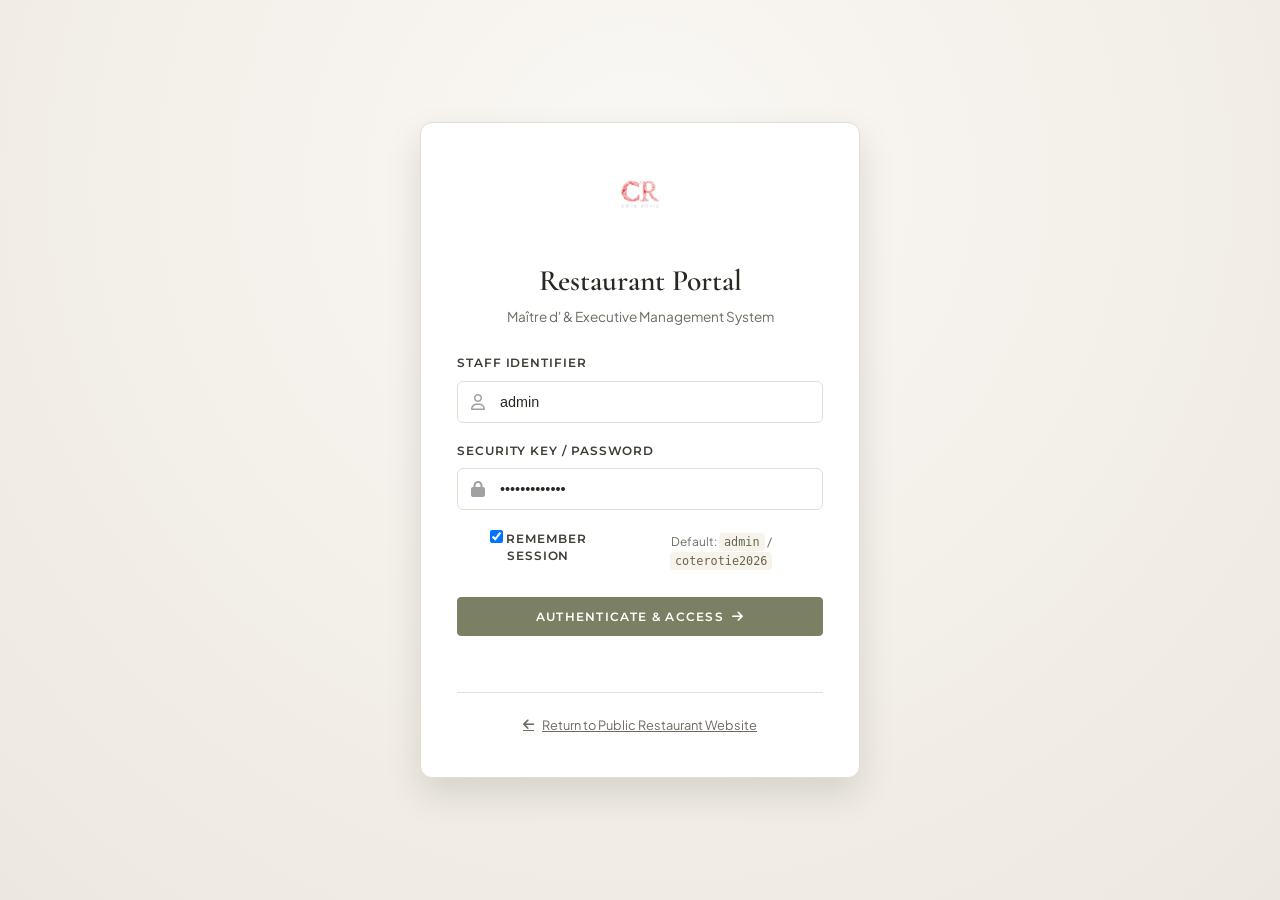
<file: admin.html>
<!DOCTYPE html>
<html lang="en">
<head>
  <meta charset="UTF-8">
  <meta name="viewport" content="width=device-width, initial-scale=1.0">
  <meta http-equiv="X-UA-Compatible" content="ie=edge">
  <title>Côte Rôtie | Maître d' &amp; Restaurant Admin Panel</title>
  
  <link rel="icon" type="image/png" href="assets/logo.png">
  
  <!-- Google Fonts: Cormorant Garamond, Montserrat, Plus Jakarta Sans -->
  <link rel="preconnect" href="https://fonts.googleapis.com">
  <link rel="preconnect" href="https://fonts.gstatic.com" crossorigin>
  <link href="https://fonts.googleapis.com/css2?family=Cormorant+Garamond:ital,wght@0,500;0,600;0,700;1,400&family=Montserrat:wght@400;500;600;700&family=Plus+Jakarta+Sans:wght@300;400;500;600;700&display=swap" rel="stylesheet">
  
  <!-- Font Awesome Icons -->
  <link rel="stylesheet" href="https://cdnjs.cloudflare.com/ajax/libs/font-awesome/6.5.1/css/all.min.css" integrity="sha512-DTOQO9RWCH3ppGqcWaEA1BIZOC6xxalwEsw9c2QQeAIftl+Vegovlnee1c9QX4TctnWMn13TZye+giMm8e2LwA==" crossorigin="anonymous" referrerpolicy="no-referrer" />
  
  <link rel="stylesheet" href="admin.css">
</head>
<body class="admin-body">

  <!-- Authentication Screen (Shown if not logged in) -->
  <div class="login-wrapper" id="loginScreen">
    <div class="login-card">
      <div class="login-logo-wrap">
        <img src="assets/logo.png" alt="Côte Rôtie" class="login-logo">
      </div>
      <div class="login-header">
        <h2>Restaurant Portal</h2>
        <p>Maître d' &amp; Executive Management System</p>
      </div>

      <form id="adminLoginForm" class="login-form">
        <div class="form-group">
          <label for="adminUsername">Staff Identifier</label>
          <div class="input-with-icon">
            <i class="fa-regular fa-user"></i>
            <input type="text" id="adminUsername" value="admin" placeholder="e.g. admin" required>
          </div>
        </div>

        <div class="form-group">
          <label for="adminPassword">Security Key / Password</label>
          <div class="input-with-icon">
            <i class="fa-solid fa-lock"></i>
            <input type="password" id="adminPassword" value="coterotie2026" placeholder="Enter password" required>
          </div>
        </div>

        <div class="login-options">
          <label class="remember-label">
            <input type="checkbox" id="rememberMe" checked> Remember session
          </label>
          <span class="demo-cred-hint">Default: <code>admin</code> / <code>coterotie2026</code></span>
        </div>

        <button type="submit" class="btn btn-primary btn-block">
          <span>Authenticate &amp; Access</span>
          <i class="fa-solid fa-arrow-right"></i>
        </button>

        <div class="login-error-msg" id="loginError"></div>
      </form>

      <div class="login-footer">
        <a href="index.html" class="back-to-site-link">
          <i class="fa-solid fa-arrow-left"></i> Return to Public Restaurant Website
        </a>
      </div>
    </div>
  </div>

  <!-- Main Admin Dashboard (Shown when logged in) -->
  <div class="admin-app" id="adminApp" style="display: none;">
    
    <!-- Admin Sidebar Navigation -->
    <aside class="admin-sidebar" id="adminSidebar">
      <div class="sidebar-header">
        <a href="index.html" class="sidebar-logo-card" title="Go to Website">
          <img src="assets/logo.png" alt="Côte Rôtie" class="sidebar-logo">
        </a>
        <span class="sidebar-badge">Console v2.6</span>
      </div>

      <nav class="sidebar-nav">
        <div class="nav-section-label">MANAGEMENT</div>
        <button class="sidebar-nav-item active" data-tab="overview">
          <i class="fa-solid fa-chart-pie"></i>
          <span>Overview</span>
        </button>
        <button class="sidebar-nav-item" data-tab="reservations">
          <i class="fa-solid fa-calendar-check"></i>
          <span>Reservations</span>
          <span class="nav-count-badge" id="pendingCountBadge">0</span>
        </button>
        <button class="sidebar-nav-item" data-tab="menu">
          <i class="fa-solid fa-utensils"></i>
          <span>Menu Showcase</span>
          <span class="nav-count-badge neutral" id="menuCountBadge">0</span>
        </button>
        <button class="sidebar-nav-item" data-tab="messages">
          <i class="fa-solid fa-envelope"></i>
          <span>Guest Inquiries</span>
          <span class="nav-count-badge info" id="msgCountBadge">0</span>
        </button>

        <div class="nav-section-label">CONFIGURATION</div>
        <button class="sidebar-nav-item" data-tab="settings">
          <i class="fa-solid fa-sliders"></i>
          <span>Restaurant Settings</span>
        </button>
      </nav>

      <div class="sidebar-footer">
        <div class="admin-user-card">
          <div class="admin-avatar">
            <i class="fa-solid fa-user-tie"></i>
          </div>
          <div class="admin-user-meta">
            <span class="admin-user-name">Fahim Jaffer</span>
            <span class="admin-user-role">Maître d' &amp; Chef</span>
          </div>
        </div>
        <button class="sidebar-logout-btn" id="logoutBtn" title="Sign Out">
          <i class="fa-solid fa-right-from-bracket"></i>
        </button>
      </div>
    </aside>

    <!-- Main Content Area -->
    <main class="admin-main">
      <!-- Admin Top Navbar -->
      <header class="admin-topbar">
        <div class="topbar-left">
          <button class="sidebar-toggle-btn" id="sidebarToggle" aria-label="Toggle Sidebar">
            <i class="fa-solid fa-bars"></i>
          </button>
          <div class="topbar-title-group">
            <h1 class="topbar-title" id="pageTitle">Dashboard Overview</h1>
            <p class="topbar-subtitle">Alliance Française de Karachi · Service Management</p>
          </div>
        </div>

        <div class="topbar-right">
          <a href="index.html" target="_blank" class="btn btn-outline btn-sm topbar-site-link">
            <i class="fa-solid fa-arrow-up-right-from-square"></i>
            <span>View Public Site</span>
          </a>
          <button class="btn btn-primary btn-sm" id="btnQuickBooking">
            <i class="fa-solid fa-plus"></i>
            <span>Walk-In Reservation</span>
          </button>
        </div>
      </header>

      <!-- Tab Content 1: Overview -->
      <section class="tab-pane active" id="tabOverview">
        <!-- Metric Cards -->
        <div class="metrics-grid">
          <div class="metric-card">
            <div class="metric-card-header">
              <span class="metric-title">Total Bookings</span>
              <div class="metric-icon-wrap"><i class="fa-solid fa-calendar-days"></i></div>
            </div>
            <div class="metric-number" id="statTotalBookings">0</div>
            <div class="metric-subtext">All logged requests</div>
          </div>

          <div class="metric-card highlight">
            <div class="metric-card-header">
              <span class="metric-title">Pending Action</span>
              <div class="metric-icon-wrap sage"><i class="fa-solid fa-clock"></i></div>
            </div>
            <div class="metric-number sage" id="statPendingBookings">0</div>
            <div class="metric-subtext">Awaiting table allocation</div>
          </div>

          <div class="metric-card">
            <div class="metric-card-header">
              <span class="metric-title">Confirmed Covers</span>
              <div class="metric-icon-wrap green"><i class="fa-solid fa-user-check"></i></div>
            </div>
            <div class="metric-number" id="statConfirmedGuests">0</div>
            <div class="metric-subtext">Total seats guaranteed</div>
          </div>

          <div class="metric-card">
            <div class="metric-card-header">
              <span class="metric-title">Active Dishes</span>
              <div class="metric-icon-wrap"><i class="fa-solid fa-bowl-food"></i></div>
            </div>
            <div class="metric-number" id="statMenuItems">0</div>
            <div class="metric-subtext">Live on digital menu</div>
          </div>
        </div>

        <!-- Quick Activity Section -->
        <div class="overview-panels-grid">
          <!-- Recent Bookings Table Preview -->
          <div class="admin-card">
            <div class="card-header-flex">
              <div>
                <h3>Latest Reservation Requests</h3>
                <p>Most recent table requests submitted from the web</p>
              </div>
              <button class="btn-text-link" onclick="switchTab('reservations')">View All <i class="fa-solid fa-arrow-right"></i></button>
            </div>
            <div class="table-responsive">
              <table class="admin-table">
                <thead>
                  <tr>
                    <th>Ref</th>
                    <th>Guest</th>
                    <th>Date &amp; Time</th>
                    <th>Party</th>
                    <th>Area</th>
                    <th>Status</th>
                    <th>Quick Action</th>
                  </tr>
                </thead>
                <tbody id="overviewRecentTable">
                  <!-- Populated via JS -->
                </tbody>
              </table>
            </div>
          </div>

          <!-- Quick Actions & Status Card -->
          <div class="admin-card">
            <div class="card-header-flex">
              <div>
                <h3>Service Status</h3>
                <p>Alliance Française Courtyard</p>
              </div>
              <span class="status-indicator" id="overviewStatusDot"></span>
            </div>

            <div class="service-status-box">
              <div class="service-schedule-row">
                <span class="schedule-day">Tuesday – Sunday</span>
                <span class="schedule-hours">12:30 PM – 11:00 PM</span>
              </div>
              <div class="service-schedule-row">
                <span class="schedule-day">Monday</span>
                <span class="schedule-hours closed">Prep Day (Closed)</span>
              </div>
            </div>

            <div class="quick-admin-actions">
              <h4>Quick Operations</h4>
              <button class="operation-btn" id="btnExportCsvOverview">
                <i class="fa-solid fa-file-arrow-down"></i>
                <span>Download Bookings Sheet (.CSV)</span>
              </button>
              <button class="operation-btn" id="btnResetMenuData">
                <i class="fa-solid fa-rotate-left"></i>
                <span>Restore Default Menu Items</span>
              </button>
              <button class="operation-btn" onclick="switchTab('menu')">
                <i class="fa-solid fa-plus-circle"></i>
                <span>Add New Seasonal Dish</span>
              </button>
            </div>
          </div>
        </div>
      </section>

      <!-- Tab Content 2: Reservations Hub -->
      <section class="tab-pane" id="tabReservations">
        <div class="admin-card">
          <div class="table-toolbar">
            <div class="toolbar-search-wrap">
              <i class="fa-solid fa-magnifying-glass"></i>
              <input type="text" id="resSearchInput" placeholder="Search by name, phone, or #CR-XXXX...">
            </div>

            <div class="toolbar-filters">
              <select id="resStatusFilter" class="toolbar-select">
                <option value="all">All Statuses</option>
                <option value="Pending">Pending</option>
                <option value="Confirmed">Confirmed</option>
                <option value="Seated">Seated</option>
                <option value="Cancelled">Cancelled</option>
              </select>

              <button class="btn btn-outline btn-sm" id="btnExportCsv">
                <i class="fa-solid fa-download"></i> Export CSV
              </button>
              <button class="btn btn-primary btn-sm" id="btnAddNewRes">
                <i class="fa-solid fa-plus"></i> New Reservation
              </button>
            </div>
          </div>

          <div class="table-responsive">
            <table class="admin-table">
              <thead>
                <tr>
                  <th>Ref #</th>
                  <th>Guest Name</th>
                  <th>Contact Info</th>
                  <th>Date &amp; Time</th>
                  <th>Guests</th>
                  <th>Seating</th>
                  <th>Special Notes</th>
                  <th>Status</th>
                  <th>Actions</th>
                </tr>
              </thead>
              <tbody id="reservationsTableBody">
                <!-- Injected via JavaScript -->
              </tbody>
            </table>
          </div>

          <div class="table-footer-pagination" id="resPagination">
            <span id="resTotalCountText">Showing 0 reservations</span>
          </div>
        </div>
      </section>

      <!-- Tab Content 3: Menu Items Showcase Manager -->
      <section class="tab-pane" id="tabMenu">
        <div class="admin-card">
          <div class="table-toolbar">
            <div class="toolbar-search-wrap">
              <i class="fa-solid fa-magnifying-glass"></i>
              <input type="text" id="menuSearchInput" placeholder="Search dish name or ingredient...">
            </div>

            <div class="toolbar-filters">
              <select id="menuCategoryFilter" class="toolbar-select">
                <option value="all">All Categories</option>
                <option value="cold">Cold Appetizers &amp; Salads</option>
                <option value="hot">Hot Plates &amp; Starters</option>
                <option value="pasta">Handmade Pasta &amp; Risotto</option>
                <option value="mains">Mains &amp; Steaks</option>
                <option value="sides">Sides</option>
                <option value="desserts">Desserts</option>
                <option value="beverages">Beverages</option>
              </select>

              <button class="btn btn-primary btn-sm" id="btnAddNewDish">
                <i class="fa-solid fa-plus"></i> Add New Dish
              </button>
            </div>
          </div>

          <div class="menu-admin-grid" id="menuAdminGrid">
            <!-- Injected via JavaScript -->
          </div>
        </div>
      </section>

      <!-- Tab Content 4: Guest Inquiries -->
      <section class="tab-pane" id="tabMessages">
        <div class="admin-card">
          <div class="card-header-flex">
            <div>
              <h3>Inquiries from Website</h3>
              <p>Direct inquiries received from the contact form</p>
            </div>
            <button class="btn btn-outline btn-sm" id="btnClearReadMessages">
              <i class="fa-solid fa-trash-can"></i> Clear All Read
            </button>
          </div>

          <div class="messages-list" id="messagesList">
            <!-- Injected via JavaScript -->
          </div>
        </div>
      </section>

      <!-- Tab Content 5: Restaurant Settings -->
      <section class="tab-pane" id="tabSettings">
        <div class="settings-grid">
          <div class="admin-card">
            <h3>Contact &amp; Location Information</h3>
            <p>Verified information shown across the public website</p>

            <form id="settingsForm" class="settings-form">
              <div class="form-group">
                <label>Restaurant Name</label>
                <input type="text" value="Côte Rôtie" readonly>
              </div>

              <div class="form-group">
                <label>Primary Phone / WhatsApp</label>
                <input type="text" id="settingPhone" value="+92 316 2882880">
              </div>

              <div class="form-group">
                <label>Email Address</label>
                <input type="email" id="settingEmail" value="coterotiekhi@gmail.com">
              </div>

              <div class="form-group">
                <label>Address</label>
                <input type="text" id="settingAddress" value="Alliance Française de Karachi, Plot/St-1, Block 8, Kehkashan, Clifton, Karachi">
              </div>

              <div class="form-group">
                <label>Instagram Handle</label>
                <input type="text" id="settingInsta" value="@coterotiekhi">
              </div>

              <button type="submit" class="btn btn-primary">Save Settings</button>
            </form>
          </div>

          <div class="admin-card">
            <h3>Special Announcement Banner</h3>
            <p>Toggle an announcement on the public restaurant homepage</p>

            <div class="toggle-group">
              <label class="switch">
                <input type="checkbox" id="announcementToggle">
                <span class="slider round"></span>
              </label>
              <span>Enable Announcement Bar</span>
            </div>

            <div class="form-group" style="margin-top: 16px;">
              <label>Announcement Message</label>
              <textarea id="announcementText" rows="3" placeholder="e.g. Join us for a special Christmas &amp; New Year Degustation Menu at Alliance Française!"></textarea>
            </div>

            <button class="btn btn-outline btn-sm" id="btnSaveAnnouncement">Update Announcement</button>
          </div>
        </div>
      </section>
    </main>
  </div>

  <!-- Modal: New / Edit Reservation -->
  <div class="admin-modal" id="reservationModal" aria-hidden="true">
    <div class="modal-backdrop" id="resModalBackdrop"></div>
    <div class="modal-dialog">
      <div class="modal-dialog-header">
        <h3 id="resModalTitle">Manual / Walk-In Reservation</h3>
        <button class="modal-close" id="resModalClose"><i class="fa-solid fa-xmark"></i></button>
      </div>

      <form id="resModalForm" class="admin-modal-form">
        <input type="hidden" id="editResId">

        <div class="form-row">
          <div class="form-group">
            <label>Guest Name *</label>
            <input type="text" id="modalResName" required>
          </div>
          <div class="form-group">
            <label>Phone Number *</label>
            <input type="tel" id="modalResPhone" required>
          </div>
        </div>

        <div class="form-row">
          <div class="form-group">
            <label>Email Address</label>
            <input type="email" id="modalResEmail">
          </div>
          <div class="form-group">
            <label>Guest Count *</label>
            <input type="number" id="modalResGuests" min="1" max="25" value="2" required>
          </div>
        </div>

        <div class="form-row">
          <div class="form-group">
            <label>Date *</label>
            <input type="date" id="modalResDate" required>
          </div>
          <div class="form-group">
            <label>Time Slot *</label>
            <select id="modalResTime" required>
              <option value="12:30 PM">12:30 PM (Lunch)</option>
              <option value="01:00 PM">01:00 PM</option>
              <option value="01:30 PM">01:30 PM</option>
              <option value="02:00 PM">02:00 PM</option>
              <option value="07:30 PM">07:30 PM (Dinner)</option>
              <option value="08:00 PM" selected>08:00 PM</option>
              <option value="08:30 PM">08:30 PM</option>
              <option value="09:00 PM">09:00 PM</option>
              <option value="09:30 PM">09:30 PM</option>
              <option value="10:00 PM">10:00 PM</option>
            </select>
          </div>
        </div>

        <div class="form-row">
          <div class="form-group">
            <label>Seating Area</label>
            <select id="modalResSeating">
              <option value="Courtyard Garden">Courtyard Garden Terrace</option>
              <option value="Indoor Salon">Indoor Salon</option>
              <option value="Chef's Table">Chef's Table</option>
            </select>
          </div>
          <div class="form-group">
            <label>Booking Status</label>
            <select id="modalResStatus">
              <option value="Confirmed">Confirmed</option>
              <option value="Pending">Pending</option>
              <option value="Seated">Seated</option>
              <option value="Cancelled">Cancelled</option>
            </select>
          </div>
        </div>

        <div class="form-group">
          <label>Special Requests / Allergies</label>
          <textarea id="modalResNotes" rows="2"></textarea>
        </div>

        <div class="modal-dialog-footer">
          <button type="button" class="btn btn-outline" id="resModalCancel">Cancel</button>
          <button type="submit" class="btn btn-primary">Save Booking</button>
        </div>
      </form>
    </div>
  </div>

  <!-- Modal: Add / Edit Menu Item -->
  <div class="admin-modal" id="dishModal" aria-hidden="true">
    <div class="modal-backdrop" id="dishModalBackdrop"></div>
    <div class="modal-dialog">
      <div class="modal-dialog-header">
        <h3 id="dishModalTitle">Add New Dish</h3>
        <button class="modal-close" id="dishModalClose"><i class="fa-solid fa-xmark"></i></button>
      </div>

      <form id="dishModalForm" class="admin-modal-form">
        <input type="hidden" id="editDishId">

        <div class="form-row">
          <div class="form-group">
            <label>Dish Name *</label>
            <input type="text" id="dishName" placeholder="e.g. Canard Confit" required>
          </div>
          <div class="form-group">
            <label>Category *</label>
            <select id="dishCategory" required>
              <option value="cold">Cold Appetizers &amp; Salads</option>
              <option value="hot">Hot Plates &amp; Starters</option>
              <option value="pasta">Handmade Pasta &amp; Risotto</option>
              <option value="mains">Mains &amp; Steaks</option>
              <option value="sides">Sides</option>
              <option value="desserts">Desserts</option>
              <option value="beverages">Beverages</option>
            </select>
          </div>
        </div>

        <div class="form-row">
          <div class="form-group">
            <label>Price (PKR) *</label>
            <input type="number" id="dishPrice" placeholder="e.g. 2850" required>
          </div>
          <div class="form-group">
            <label>Tags (comma separated)</label>
            <input type="text" id="dishTags" placeholder="e.g. Chef's Special, Gluten-Free">
          </div>
        </div>

        <div class="form-group">
          <label>Image URL (or path)</label>
          <input type="text" id="dishImage" placeholder="assets/hero-dish.jpg or Unsplash URL">
        </div>

        <div class="form-group">
          <label>Description *</label>
          <textarea id="dishDescription" rows="3" placeholder="Culinary preparation details, sauces, garnishes..." required></textarea>
        </div>

        <div class="form-group">
          <label class="remember-label">
            <input type="checkbox" id="dishAvailable" checked> Dish is currently available (In Stock)
          </label>
        </div>

        <div class="modal-dialog-footer">
          <button type="button" class="btn btn-outline" id="dishModalCancel">Cancel</button>
          <button type="submit" class="btn btn-primary">Save to Live Menu</button>
        </div>
      </form>
    </div>
  </div>

  <!-- Admin JavaScript -->
  <script src="admin.js"></script>
</body>
</html>
</file>
<file: admin.css>
/* ==========================================================================
   Côte Rôtie - Admin Management Console Styling
   Brand Aesthetic: European Luxury, Deep Charcoal, Sage Green Accents, Warm Ivory
   ========================================================================== */

:root {
  --admin-sage: #7B8065;
  --admin-sage-hover: #62674F;
  --admin-sage-light: rgba(123, 128, 101, 0.12);
  --admin-champagne: #B5A17D;
  
  --admin-crimson: #7B8065;
  --admin-crimson-hover: #62674F;
  --admin-crimson-light: rgba(123, 128, 101, 0.12);
  
  --admin-charcoal-dark: #1E1E19;
  --admin-charcoal: #292923;
  --admin-charcoal-light: #3D3B33;
  --admin-charcoal-muted: #6F6B63;
  
  --admin-white: #FFFFFF;
  --admin-ivory: #F7F3EB;
  --admin-ivory-card: #FAF8F3;
  --admin-border: #E3DDD2;
  --admin-border-dark: #38372F;
  
  --color-green: #16a34a;
  --color-green-light: #dcfce7;
  --color-yellow: #ca8a04;
  --color-yellow-light: #fef9c3;
  --color-blue: #2563eb;
  --color-blue-light: #dbeafe;
  
  --font-serif: 'Cormorant Garamond', Georgia, serif;
  --font-heading: 'Montserrat', sans-serif;
  --font-body: 'Plus Jakarta Sans', sans-serif;
  
  --shadow-sm: 0 1px 3px rgba(0, 0, 0, 0.05);
  --shadow-md: 0 6px 18px rgba(0, 0, 0, 0.06);
  --shadow-lg: 0 16px 36px rgba(0, 0, 0, 0.12);
}

*, *::before, *::after {
  box-sizing: border-box;
  margin: 0;
  padding: 0;
}

body.admin-body {
  font-family: var(--font-body);
  background-color: var(--admin-ivory);
  color: var(--admin-charcoal);
  min-height: 100vh;
  line-height: 1.5;
}

/* ==========================================================================
   Authentication / Login Screen
   ========================================================================== */
.login-wrapper {
  display: flex;
  align-items: center;
  justify-content: center;
  min-height: 100vh;
  padding: 24px;
  background: radial-gradient(circle at 50% 20%, #FAF8F5 0%, #EDE8DF 100%);
}

.login-card {
  width: 100%;
  max-width: 440px;
  background-color: var(--admin-white);
  border-radius: 12px;
  border: 1px solid var(--admin-border);
  box-shadow: var(--shadow-lg);
  padding: 42px 36px;
  text-align: center;
}

.login-logo-wrap {
  margin-bottom: 24px;
}

.login-logo {
  height: 64px;
  width: auto;
  margin: 0 auto;
}

.login-header h2 {
  font-family: var(--font-serif);
  font-size: 1.85rem;
  font-weight: 600;
  color: var(--admin-charcoal);
  margin-bottom: 4px;
}

.login-header p {
  font-size: 0.85rem;
  color: var(--admin-charcoal-muted);
  margin-bottom: 28px;
}

.login-form .form-group {
  text-align: left;
  margin-bottom: 20px;
}

.login-form label {
  display: block;
  font-family: var(--font-heading);
  font-size: 0.72rem;
  font-weight: 600;
  letter-spacing: 0.08em;
  text-transform: uppercase;
  color: var(--admin-charcoal-light);
  margin-bottom: 8px;
}

.input-with-icon {
  position: relative;
  display: flex;
  align-items: center;
}

.input-with-icon i {
  position: absolute;
  left: 14px;
  color: #a3a0a3;
  pointer-events: none;
}

.input-with-icon input,
.admin-modal-form input,
.admin-modal-form select,
.admin-modal-form textarea,
.settings-form input,
.settings-form textarea {
  width: 100%;
  padding: 12px 14px 12px 42px;
  background-color: #fff;
  border: 1px solid var(--admin-border);
  border-radius: 6px;
  font-size: 0.9rem;
  color: var(--admin-charcoal);
  transition: all 0.2s;
}

.admin-modal-form input,
.admin-modal-form select,
.admin-modal-form textarea,
.settings-form input,
.settings-form textarea {
  padding-left: 14px;
}

.input-with-icon input:focus,
.admin-modal-form input:focus,
.admin-modal-form select:focus,
.admin-modal-form textarea:focus,
.settings-form input:focus {
  outline: none;
  border-color: var(--admin-sage);
  box-shadow: 0 0 0 3px rgba(123, 128, 101, 0.15);
}

.login-options {
  display: flex;
  align-items: center;
  justify-content: space-between;
  margin-bottom: 24px;
  font-size: 0.78rem;
  color: var(--admin-charcoal-muted);
}

.remember-label {
  display: flex;
  align-items: center;
  gap: 6px;
  cursor: pointer;
}

.demo-cred-hint {
  font-size: 0.74rem;
  color: var(--admin-charcoal-muted);
}

.demo-cred-hint code {
  background-color: var(--admin-ivory);
  padding: 2px 5px;
  border-radius: 4px;
  color: var(--admin-sage-hover);
}

.login-error-msg {
  color: #dc2626;
  font-size: 0.8rem;
  margin-top: 14px;
  min-height: 18px;
}

.login-footer {
  margin-top: 24px;
  padding-top: 18px;
  border-top: 1px solid var(--admin-border);
}

.back-to-site-link {
  font-size: 0.8rem;
  color: var(--admin-charcoal-muted);
  display: inline-flex;
  align-items: center;
  gap: 8px;
}

.back-to-site-link:hover {
  color: var(--admin-sage);
}

/* ==========================================================================
   Admin Main Dashboard App Layout
   ========================================================================== */
.admin-app {
  display: flex;
  min-height: 100vh;
}

/* Sidebar */
.admin-sidebar {
  width: 270px;
  background-color: var(--admin-charcoal-dark);
  color: #d1ced1;
  display: flex;
  flex-direction: column;
  flex-shrink: 0;
  transition: all 0.3s cubic-bezier(0.16, 1, 0.3, 1);
  border-right: 1px solid var(--admin-border-dark);
  z-index: 100;
}

.sidebar-header {
  padding: 28px 24px 20px;
  border-bottom: 1px solid var(--admin-border-dark);
  display: flex;
  align-items: center;
  justify-content: space-between;
}

.sidebar-logo-card {
  background-color: #ffffff;
  padding: 6px 14px;
  border-radius: 6px;
  display: inline-flex;
  align-items: center;
}

.sidebar-logo {
  height: 44px;
  width: auto;
  display: block;
}

.sidebar-badge {
  font-family: var(--font-heading);
  font-size: 0.65rem;
  font-weight: 700;
  letter-spacing: 0.1em;
  background-color: rgba(255, 255, 255, 0.08);
  padding: 3px 8px;
  border-radius: 9999px;
  color: #a3a0a3;
}

.sidebar-nav {
  padding: 20px 14px;
  display: flex;
  flex-direction: column;
  gap: 4px;
  flex-grow: 1;
}

.nav-section-label {
  font-family: var(--font-heading);
  font-size: 0.64rem;
  font-weight: 700;
  letter-spacing: 0.18em;
  color: #635f63;
  padding: 14px 12px 6px;
}

.sidebar-nav-item {
  display: flex;
  align-items: center;
  gap: 12px;
  width: 100%;
  padding: 12px 14px;
  background: transparent;
  border: none;
  border-radius: 6px;
  color: #b0adb0;
  font-size: 0.88rem;
  font-weight: 500;
  cursor: pointer;
  text-align: left;
  transition: all 0.2s;
}

.sidebar-nav-item i {
  font-size: 1rem;
  width: 20px;
  text-align: center;
  color: #8a868a;
  transition: color 0.2s;
}

.sidebar-nav-item:hover {
  background-color: rgba(255, 255, 255, 0.05);
  color: #fff;
}

.sidebar-nav-item:hover i {
  color: #fff;
}

.sidebar-nav-item.active {
  background-color: var(--admin-sage);
  color: #fff;
}

.sidebar-nav-item.active i {
  color: #fff;
}

.nav-count-badge {
  margin-left: auto;
  font-family: var(--font-heading);
  font-size: 0.7rem;
  font-weight: 700;
  background-color: rgba(255, 255, 255, 0.25);
  padding: 2px 8px;
  border-radius: 9999px;
}

.nav-count-badge.neutral {
  background-color: rgba(255, 255, 255, 0.1);
  color: #d1ced1;
}

.nav-count-badge.info {
  background-color: rgba(37, 99, 235, 0.4);
  color: #fff;
}

.sidebar-footer {
  padding: 16px 20px;
  border-top: 1px solid var(--admin-border-dark);
  display: flex;
  align-items: center;
  justify-content: space-between;
}

.admin-user-card {
  display: flex;
  align-items: center;
  gap: 12px;
}

.admin-avatar {
  width: 36px;
  height: 36px;
  border-radius: 50%;
  background-color: var(--admin-sage-light);
  color: var(--admin-sage);
  display: flex;
  align-items: center;
  justify-content: center;
  font-size: 0.95rem;
}

.admin-user-meta {
  display: flex;
  flex-direction: column;
}

.admin-user-name {
  font-size: 0.85rem;
  font-weight: 600;
  color: #fff;
}

.admin-user-role {
  font-size: 0.72rem;
  color: #8a868a;
}

.sidebar-logout-btn {
  background: transparent;
  border: none;
  color: #8a868a;
  cursor: pointer;
  font-size: 1.1rem;
  padding: 6px;
  transition: color 0.2s;
}

.sidebar-logout-btn:hover {
  color: var(--admin-sage);
}

/* ==========================================================================
   Admin Topbar & Main Canvas
   ========================================================================== */
.admin-main {
  flex-grow: 1;
  display: flex;
  flex-direction: column;
  overflow-y: auto;
  min-width: 0;
}

.admin-topbar {
  background-color: var(--admin-white);
  border-bottom: 1px solid var(--admin-border);
  padding: 18px 32px;
  display: flex;
  align-items: center;
  justify-content: space-between;
  position: sticky;
  top: 0;
  z-index: 90;
}

.topbar-left {
  display: flex;
  align-items: center;
  gap: 18px;
}

.sidebar-toggle-btn {
  display: none;
  background: transparent;
  border: none;
  font-size: 1.25rem;
  cursor: pointer;
  color: var(--admin-charcoal);
}

.topbar-title {
  font-family: var(--font-serif);
  font-size: 1.6rem;
  font-weight: 600;
  color: var(--admin-charcoal);
  line-height: 1.1;
}

.topbar-subtitle {
  font-size: 0.78rem;
  color: var(--admin-charcoal-muted);
}

.topbar-right {
  display: flex;
  align-items: center;
  gap: 12px;
}

/* Tabs & Panes */
.tab-pane {
  display: none;
  padding: 32px;
  animation: fadeInPane 0.25s ease-out;
}

.tab-pane.active {
  display: block;
}

@keyframes fadeInPane {
  from { opacity: 0; transform: translateY(6px); }
  to { opacity: 1; transform: translateY(0); }
}

/* ==========================================================================
   Dashboard Metrics
   ========================================================================== */
.metrics-grid {
  display: grid;
  grid-template-columns: repeat(4, 1fr);
  gap: 20px;
  margin-bottom: 28px;
}

.metric-card {
  background-color: var(--admin-white);
  border: 1px solid var(--admin-border);
  border-radius: 8px;
  padding: 22px;
  box-shadow: var(--shadow-sm);
}

.metric-card.highlight {
  border-left: 4px solid var(--admin-sage);
}

.metric-card-header {
  display: flex;
  align-items: center;
  justify-content: space-between;
  margin-bottom: 12px;
}

.metric-title {
  font-family: var(--font-heading);
  font-size: 0.72rem;
  font-weight: 600;
  letter-spacing: 0.1em;
  text-transform: uppercase;
  color: var(--admin-charcoal-muted);
}

.metric-icon-wrap {
  width: 36px;
  height: 36px;
  border-radius: 6px;
  background-color: var(--admin-ivory);
  color: var(--admin-charcoal);
  display: flex;
  align-items: center;
  justify-content: center;
  font-size: 0.95rem;
}

.metric-icon-wrap.crimson, .metric-icon-wrap.sage {
  background-color: var(--admin-sage-light);
  color: var(--admin-sage);
}

.metric-icon-wrap.green {
  background-color: var(--color-green-light);
  color: var(--color-green);
}

.metric-number {
  font-family: var(--font-serif);
  font-size: 2.2rem;
  font-weight: 700;
  line-height: 1;
  color: var(--admin-charcoal);
  margin-bottom: 6px;
}

.metric-number.crimson, .metric-number.sage {
  color: var(--admin-sage-hover);
}

.metric-subtext {
  font-size: 0.76rem;
  color: var(--admin-charcoal-muted);
}

/* Overview Panels Grid */
.overview-panels-grid {
  display: grid;
  grid-template-columns: 2fr 1fr;
  gap: 24px;
}

.admin-card {
  background-color: var(--admin-white);
  border: 1px solid var(--admin-border);
  border-radius: 8px;
  padding: 24px;
  box-shadow: var(--shadow-sm);
  margin-bottom: 24px;
}

.card-header-flex {
  display: flex;
  align-items: center;
  justify-content: space-between;
  border-bottom: 1px solid var(--admin-border);
  padding-bottom: 16px;
  margin-bottom: 20px;
}

.card-header-flex h3 {
  font-family: var(--font-serif);
  font-size: 1.35rem;
  font-weight: 600;
  color: var(--admin-charcoal);
}

.card-header-flex p {
  font-size: 0.8rem;
  color: var(--admin-charcoal-muted);
}

/* Service Status Box */
.service-status-box {
  background-color: var(--admin-ivory);
  border-radius: 6px;
  padding: 16px;
  margin-bottom: 20px;
  border: 1px solid var(--admin-border);
}

.service-schedule-row {
  display: flex;
  justify-content: space-between;
  padding: 6px 0;
  font-size: 0.82rem;
}

.service-schedule-row:first-child {
  border-bottom: 1px dashed var(--admin-border);
}

.schedule-day {
  font-weight: 600;
}

.schedule-hours.closed {
  color: var(--color-yellow);
  font-weight: 600;
}

.quick-admin-actions h4 {
  font-family: var(--font-heading);
  font-size: 0.74rem;
  letter-spacing: 0.1em;
  text-transform: uppercase;
  color: var(--admin-charcoal-muted);
  margin-bottom: 12px;
}

.operation-btn {
  width: 100%;
  display: flex;
  align-items: center;
  gap: 12px;
  padding: 12px 16px;
  margin-bottom: 8px;
  background-color: var(--admin-ivory);
  border: 1px solid var(--admin-border);
  border-radius: 6px;
  color: var(--admin-charcoal);
  font-size: 0.82rem;
  font-weight: 600;
  cursor: pointer;
  transition: all 0.2s;
  text-align: left;
}

.operation-btn i {
  color: var(--admin-sage);
  font-size: 1rem;
}

.operation-btn:hover {
  background-color: var(--admin-charcoal);
  color: #fff;
  border-color: var(--admin-charcoal);
}

/* ==========================================================================
   Data Tables & Toolbars
   ========================================================================== */
.table-toolbar {
  display: flex;
  align-items: center;
  justify-content: space-between;
  gap: 16px;
  margin-bottom: 20px;
  flex-wrap: wrap;
}

.toolbar-search-wrap {
  position: relative;
  flex-grow: 1;
  max-width: 380px;
}

.toolbar-search-wrap i {
  position: absolute;
  left: 14px;
  top: 50%;
  transform: translateY(-50%);
  color: #a3a0a3;
  font-size: 0.88rem;
}

.toolbar-search-wrap input {
  width: 100%;
  padding: 9px 14px 9px 38px;
  border: 1px solid var(--admin-border);
  border-radius: 6px;
  font-size: 0.85rem;
}

.toolbar-search-wrap input:focus {
  outline: none;
  border-color: var(--admin-sage);
}

.toolbar-filters {
  display: flex;
  align-items: center;
  gap: 10px;
}

.toolbar-select {
  padding: 9px 14px;
  border: 1px solid var(--admin-border);
  border-radius: 6px;
  font-size: 0.85rem;
  background-color: #fff;
}

.table-responsive {
  width: 100%;
  overflow-x: auto;
}

.admin-table {
  width: 100%;
  border-collapse: collapse;
  text-align: left;
  font-size: 0.86rem;
}

.admin-table th {
  background-color: var(--admin-ivory);
  padding: 12px 14px;
  font-family: var(--font-heading);
  font-size: 0.7rem;
  font-weight: 700;
  letter-spacing: 0.08em;
  text-transform: uppercase;
  color: var(--admin-charcoal-muted);
  border-bottom: 1px solid var(--admin-border);
  white-space: nowrap;
}

.admin-table td {
  padding: 14px;
  border-bottom: 1px solid var(--admin-border);
  vertical-align: middle;
}

.admin-table tr:hover td {
  background-color: rgba(248, 245, 240, 0.6);
}

.ref-code {
  font-family: var(--font-heading);
  font-weight: 700;
  color: var(--admin-sage-hover);
  font-size: 0.8rem;
}

.guest-name {
  font-weight: 600;
  color: var(--admin-charcoal);
  display: block;
}

.guest-contact {
  font-size: 0.76rem;
  color: var(--admin-charcoal-muted);
}

/* Status Badges */
.status-pill {
  display: inline-block;
  padding: 3px 10px;
  border-radius: 9999px;
  font-family: var(--font-heading);
  font-size: 0.68rem;
  font-weight: 700;
  letter-spacing: 0.05em;
  text-transform: uppercase;
}

.status-pill.pending {
  background-color: var(--color-yellow-light);
  color: var(--color-yellow);
}

.status-pill.confirmed {
  background-color: var(--color-green-light);
  color: var(--color-green);
}

.status-pill.seated {
  background-color: var(--color-blue-light);
  color: var(--color-blue);
}

.status-pill.cancelled {
  background-color: #fee2e2;
  color: #dc2626;
}

.table-actions {
  display: flex;
  gap: 6px;
}

.action-icon-btn {
  width: 30px;
  height: 30px;
  border-radius: 4px;
  border: 1px solid var(--admin-border);
  background-color: #fff;
  color: var(--admin-charcoal-light);
  cursor: pointer;
  display: flex;
  align-items: center;
  justify-content: center;
  font-size: 0.8rem;
  transition: all 0.15s;
}

.action-icon-btn:hover {
  background-color: var(--admin-sage);
  border-color: var(--admin-sage);
  color: #fff;
}

.action-icon-btn.confirm-btn:hover {
  background-color: var(--color-green);
  border-color: var(--color-green);
}

.table-footer-pagination {
  padding-top: 16px;
  font-size: 0.78rem;
  color: var(--admin-charcoal-muted);
}

/* ==========================================================================
   Menu Items Admin Grid
   ========================================================================== */
.menu-admin-grid {
  display: grid;
  grid-template-columns: repeat(auto-fill, minmax(320px, 1fr));
  gap: 20px;
}

.menu-admin-card {
  border: 1px solid var(--admin-border);
  border-radius: 8px;
  overflow: hidden;
  background-color: #fff;
  display: flex;
  flex-direction: column;
  transition: box-shadow 0.2s;
}

.menu-admin-card:hover {
  box-shadow: var(--shadow-md);
}

.menu-admin-media {
  position: relative;
  height: 160px;
}

.menu-admin-media img {
  width: 100%;
  height: 100%;
  object-fit: cover;
}

.menu-admin-status-badge {
  position: absolute;
  top: 10px;
  right: 10px;
  font-size: 0.68rem;
  font-weight: 700;
  padding: 3px 8px;
  border-radius: 4px;
  text-transform: uppercase;
}

.menu-admin-status-badge.in-stock {
  background-color: #16a34a;
  color: #fff;
}

.menu-admin-status-badge.out-stock {
  background-color: #dc2626;
  color: #fff;
}

.menu-admin-body {
  padding: 16px;
  flex-grow: 1;
  display: flex;
  flex-direction: column;
}

.menu-admin-header {
  display: flex;
  justify-content: space-between;
  align-items: flex-start;
  margin-bottom: 6px;
}

.menu-admin-name {
  font-family: var(--font-serif);
  font-size: 1.25rem;
  font-weight: 600;
  color: var(--admin-charcoal);
}

.menu-admin-price {
  font-family: var(--font-heading);
  font-weight: 700;
  color: var(--admin-sage-hover);
  font-size: 0.95rem;
}

.menu-admin-category {
  font-size: 0.72rem;
  text-transform: uppercase;
  color: var(--admin-charcoal-muted);
  letter-spacing: 0.08em;
  margin-bottom: 8px;
}

.menu-admin-desc {
  font-size: 0.82rem;
  color: var(--admin-charcoal-light);
  line-height: 1.45;
  margin-bottom: 14px;
  flex-grow: 1;
}

.menu-admin-footer {
  display: flex;
  align-items: center;
  justify-content: space-between;
  padding-top: 12px;
  border-top: 1px solid var(--admin-border);
}

/* ==========================================================================
   Guest Inquiries / Messages
   ========================================================================== */
.messages-list {
  display: flex;
  flex-direction: column;
  gap: 14px;
}

.message-item-card {
  border: 1px solid var(--admin-border);
  border-radius: 8px;
  padding: 18px 22px;
  background-color: #fff;
  transition: all 0.2s;
}

.message-item-card.unread {
  border-left: 4px solid var(--admin-sage);
  background-color: #FAF8F3;
}

.message-header-row {
  display: flex;
  justify-content: space-between;
  align-items: center;
  margin-bottom: 8px;
}

.sender-name {
  font-weight: 700;
  font-size: 0.95rem;
  color: var(--admin-charcoal);
}

.message-date {
  font-size: 0.75rem;
  color: var(--admin-charcoal-muted);
}

.message-subject {
  font-weight: 600;
  font-size: 0.85rem;
  color: var(--admin-sage-hover);
  margin-bottom: 6px;
}

.message-text {
  font-size: 0.85rem;
  color: var(--admin-charcoal-light);
  line-height: 1.5;
  margin-bottom: 12px;
}

.message-actions-bar {
  display: flex;
  align-items: center;
  gap: 12px;
  font-size: 0.78rem;
}

/* ==========================================================================
   Settings Tab
   ========================================================================== */
.settings-grid {
  display: grid;
  grid-template-columns: 1fr 1fr;
  gap: 24px;
}

.toggle-group {
  display: flex;
  align-items: center;
  gap: 12px;
  font-size: 0.88rem;
  font-weight: 600;
}

.switch {
  position: relative;
  display: inline-block;
  width: 46px;
  height: 24px;
}

.switch input {
  opacity: 0;
  width: 0;
  height: 0;
}

.slider {
  position: absolute;
  cursor: pointer;
  inset: 0;
  background-color: #ccc;
  transition: 0.3s;
}

.slider:before {
  position: absolute;
  content: "";
  height: 18px;
  width: 18px;
  left: 3px;
  bottom: 3px;
  background-color: white;
  transition: 0.3s;
}

input:checked + .slider {
  background-color: var(--admin-sage);
}

input:checked + .slider:before {
  transform: translateX(22px);
}

.slider.round {
  border-radius: 24px;
}

.slider.round:before {
  border-radius: 50%;
}

/* ==========================================================================
   Modals
   ========================================================================== */
.admin-modal {
  position: fixed;
  inset: 0;
  z-index: 2000;
  display: flex;
  align-items: center;
  justify-content: center;
  opacity: 0;
  visibility: hidden;
  transition: all 0.25s;
}

.admin-modal.open {
  opacity: 1;
  visibility: visible;
}

.admin-modal .modal-backdrop {
  position: absolute;
  inset: 0;
  background-color: rgba(20, 18, 20, 0.7);
  backdrop-filter: blur(4px);
}

.modal-dialog {
  position: relative;
  z-index: 2010;
  background-color: #fff;
  border-radius: 10px;
  max-width: 600px;
  width: 90%;
  max-height: 90vh;
  overflow-y: auto;
  box-shadow: var(--shadow-lg);
  padding: 32px;
}

.modal-dialog-header {
  display: flex;
  justify-content: space-between;
  align-items: center;
  border-bottom: 1px solid var(--admin-border);
  padding-bottom: 16px;
  margin-bottom: 22px;
}

.modal-dialog-header h3 {
  font-family: var(--font-serif);
  font-size: 1.5rem;
}

.modal-close {
  background: transparent;
  border: none;
  font-size: 1.25rem;
  cursor: pointer;
  color: var(--admin-charcoal-muted);
}

.modal-close:hover {
  color: var(--admin-sage);
}

.admin-modal-form .form-row {
  display: grid;
  grid-template-columns: 1fr 1fr;
  gap: 16px;
  margin-bottom: 16px;
}

.admin-modal-form .form-group {
  margin-bottom: 16px;
}

.admin-modal-form label,
.settings-form label {
  display: block;
  font-family: var(--font-heading);
  font-size: 0.72rem;
  font-weight: 600;
  letter-spacing: 0.08em;
  text-transform: uppercase;
  color: var(--admin-charcoal-light);
  margin-bottom: 6px;
}

.modal-dialog-footer {
  display: flex;
  justify-content: flex-end;
  gap: 12px;
  padding-top: 18px;
  border-top: 1px solid var(--admin-border);
  margin-top: 20px;
}

/* Common Buttons */
.btn {
  display: inline-flex;
  align-items: center;
  justify-content: center;
  gap: 8px;
  font-family: var(--font-heading);
  font-size: 0.78rem;
  font-weight: 600;
  letter-spacing: 0.1em;
  text-transform: uppercase;
  padding: 11px 20px;
  border-radius: 4px;
  cursor: pointer;
  border: 1px solid transparent;
  transition: all 0.2s;
}

.btn-primary {
  background-color: var(--admin-sage);
  color: #fff;
  border-color: var(--admin-sage);
}

.btn-primary:hover {
  background-color: var(--admin-sage-hover);
  border-color: var(--admin-sage-hover);
}

.btn-outline {
  background: transparent;
  color: var(--admin-charcoal);
  border-color: var(--admin-border);
}

.btn-outline:hover {
  background-color: var(--admin-charcoal);
  color: #fff;
}

.btn-sm {
  padding: 7px 14px;
  font-size: 0.72rem;
}

.btn-block {
  width: 100%;
}

.btn-text-link {
  background: transparent;
  border: none;
  color: var(--admin-sage-hover);
  font-family: var(--font-heading);
  font-size: 0.76rem;
  font-weight: 600;
  cursor: pointer;
  display: inline-flex;
  align-items: center;
  gap: 6px;
}

/* Responsive */
@media (max-width: 1024px) {
  .metrics-grid {
    grid-template-columns: repeat(2, 1fr);
  }
  
  .overview-panels-grid,
  .settings-grid {
    grid-template-columns: 1fr;
  }
}

@media (max-width: 768px) {
  .admin-sidebar {
    position: fixed;
    top: 0;
    left: -280px;
    height: 100vh;
  }
  
  .admin-sidebar.open {
    left: 0;
  }
  
  .sidebar-toggle-btn {
    display: block;
  }
  
  .admin-topbar {
    padding: 14px 18px;
  }
  
  .tab-pane {
    padding: 18px;
  }
  
  .metrics-grid {
    grid-template-columns: 1fr;
  }
  
  .admin-modal-form .form-row {
    grid-template-columns: 1fr;
  }
}
</file>
